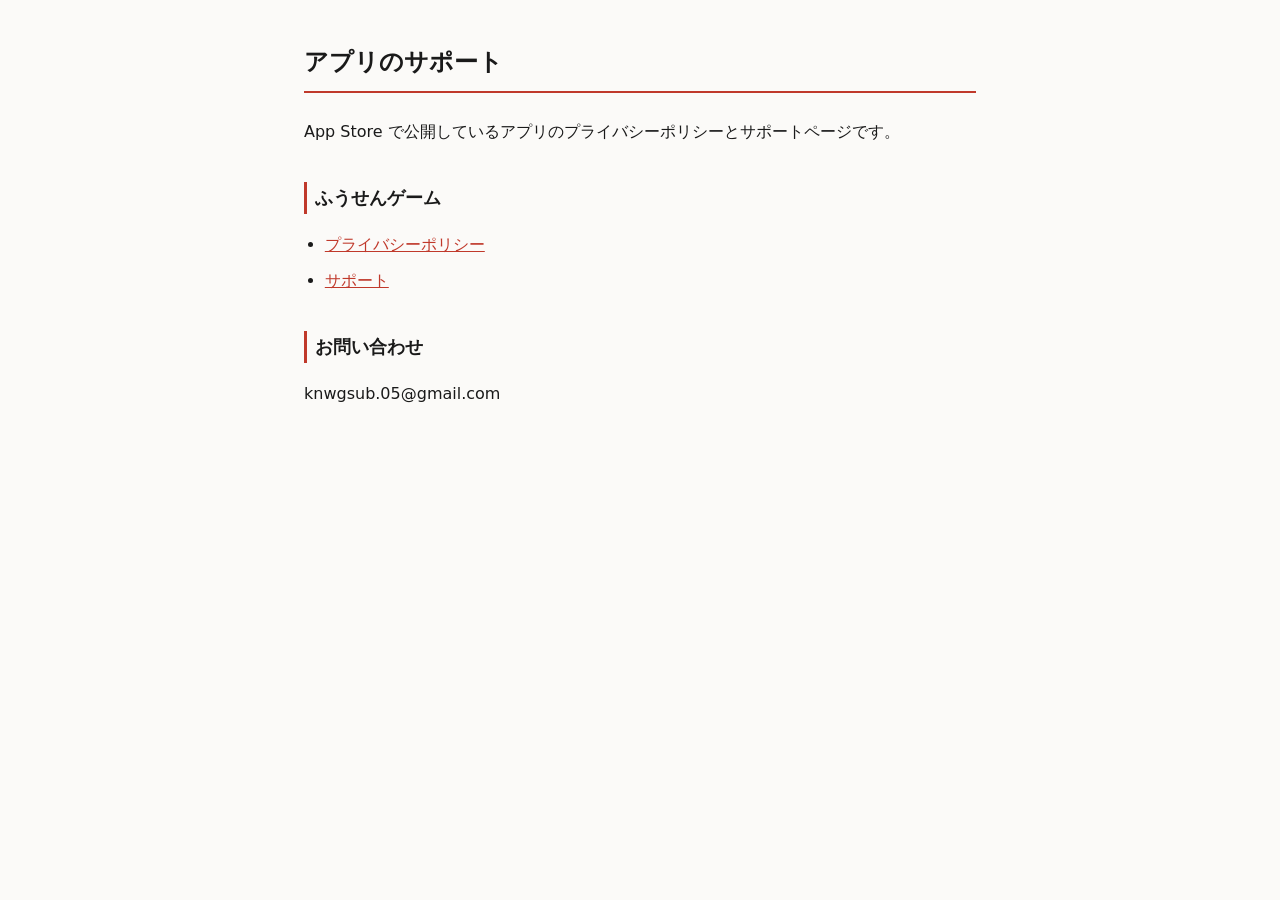
<file: index.html>
<!doctype html>
<html lang="ja">
<head>
<meta charset="utf-8">
<meta name="viewport" content="width=device-width, initial-scale=1">
<title>アプリのサポート</title>
<link rel="stylesheet" href="style.css">
</head>
<body><main>
<h1>アプリのサポート</h1>
<p>App Store で公開しているアプリのプライバシーポリシーとサポートページです。</p>
<h2>ふうせんゲーム</h2>
<ul>
<li><a href="balloonpop/privacy.html">プライバシーポリシー</a></li>
<li><a href="balloonpop/support.html">サポート</a></li>
</ul>
<h2>お問い合わせ</h2>
<p>knwgsub.05@gmail.com</p>
</main></body>
</html>
</file>
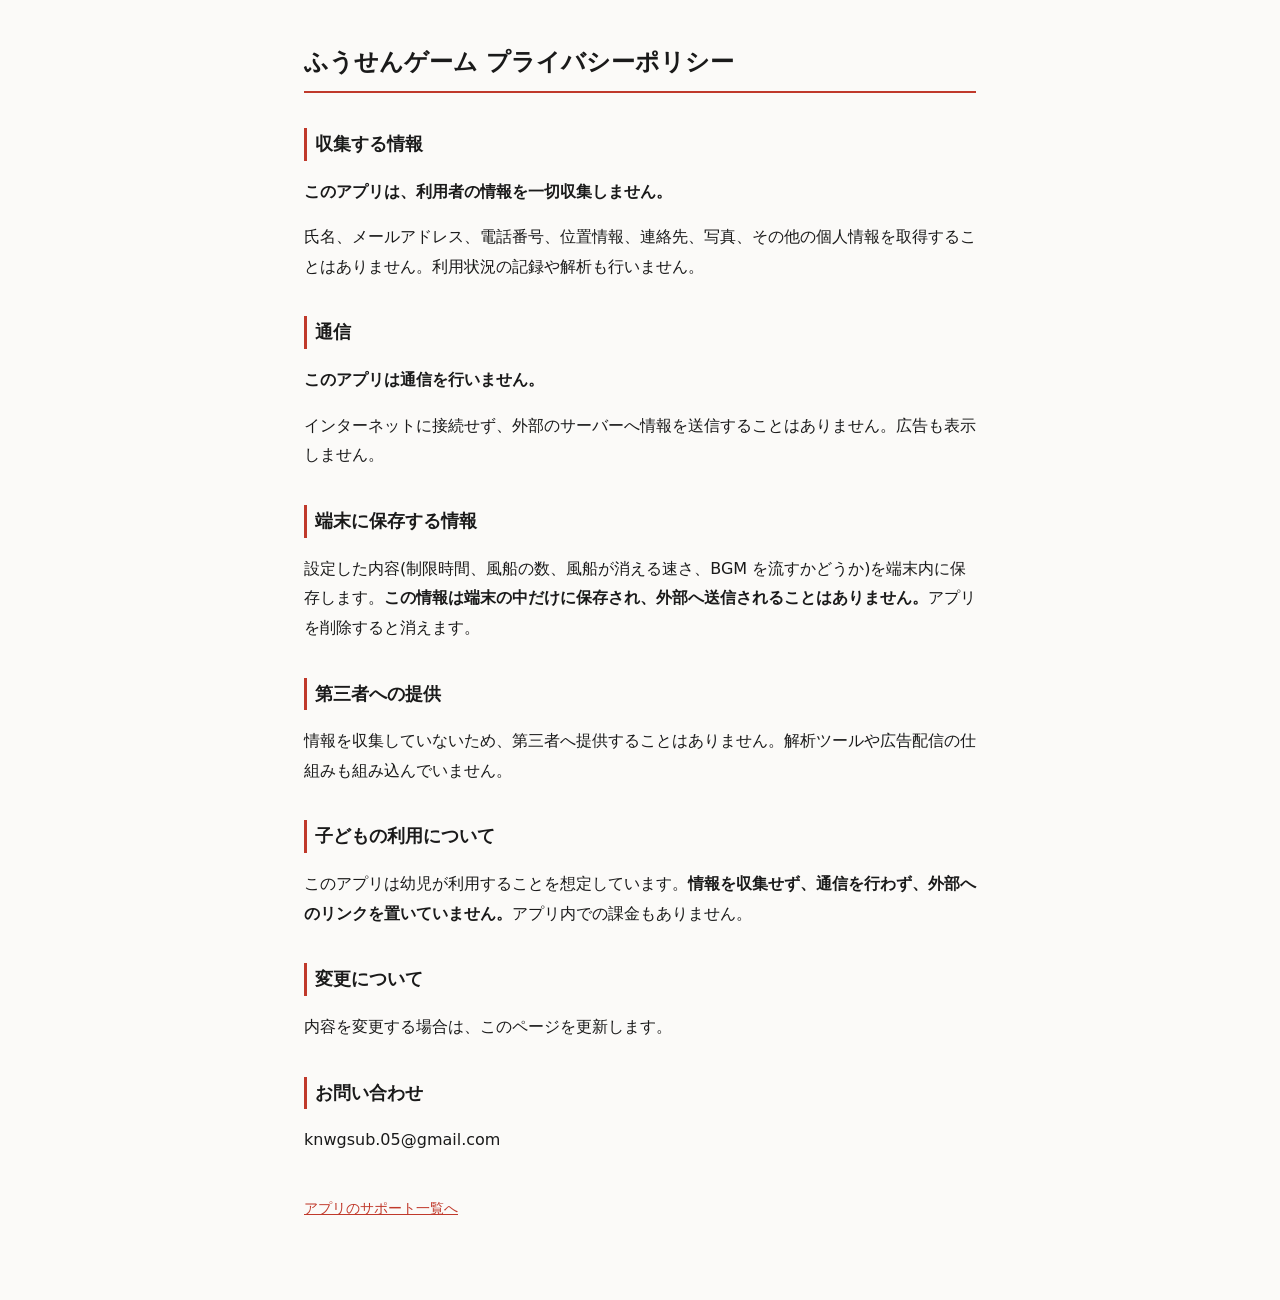
<file: balloonpop/privacy.html>
<!doctype html>
<html lang="ja">
<head>
<meta charset="utf-8">
<meta name="viewport" content="width=device-width, initial-scale=1">
<title>ふうせんゲーム プライバシーポリシー</title>
<link rel="stylesheet" href="../style.css">
</head>
<body><main>
<h1>ふうせんゲーム プライバシーポリシー</h1>

<h2>収集する情報</h2>
<p><strong>このアプリは、利用者の情報を一切収集しません。</strong></p>
<p>氏名、メールアドレス、電話番号、位置情報、連絡先、写真、その他の個人情報を取得することはありません。利用状況の記録や解析も行いません。</p>

<h2>通信</h2>
<p><strong>このアプリは通信を行いません。</strong></p>
<p>インターネットに接続せず、外部のサーバーへ情報を送信することはありません。広告も表示しません。</p>

<h2>端末に保存する情報</h2>
<p>設定した内容(制限時間、風船の数、風船が消える速さ、BGM を流すかどうか)を端末内に保存します。<strong>この情報は端末の中だけに保存され、外部へ送信されることはありません。</strong>アプリを削除すると消えます。</p>

<h2>第三者への提供</h2>
<p>情報を収集していないため、第三者へ提供することはありません。解析ツールや広告配信の仕組みも組み込んでいません。</p>

<h2>子どもの利用について</h2>
<p>このアプリは幼児が利用することを想定しています。<strong>情報を収集せず、通信を行わず、外部へのリンクを置いていません。</strong>アプリ内での課金もありません。</p>

<h2>変更について</h2>
<p>内容を変更する場合は、このページを更新します。</p>

<h2>お問い合わせ</h2>
<p>knwgsub.05@gmail.com</p>

<p class="back"><a href="../">アプリのサポート一覧へ</a></p>
</main></body>
</html>
</file>
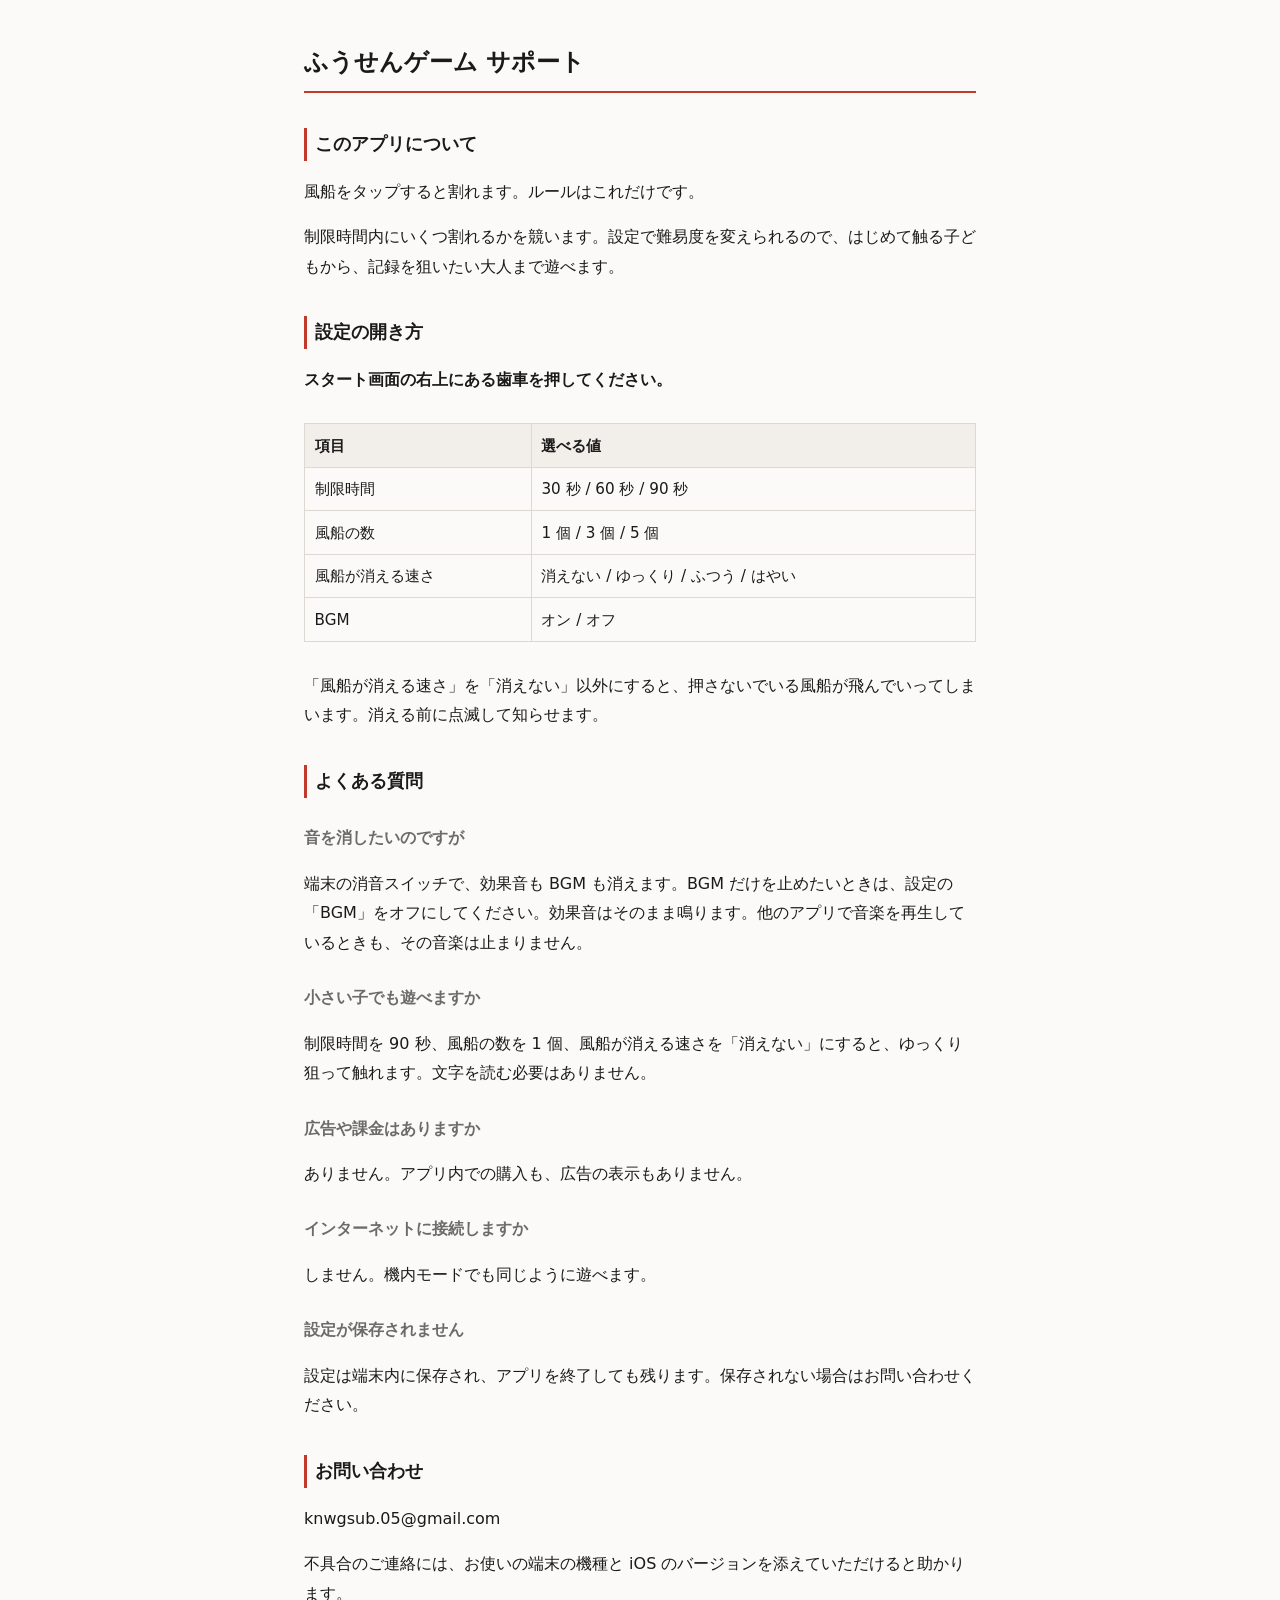
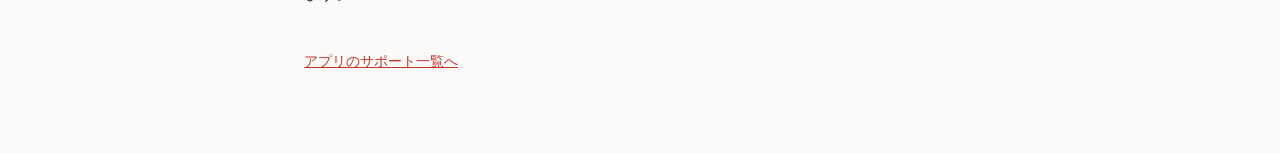
<file: balloonpop/support.html>
<!doctype html>
<html lang="ja">
<head>
<meta charset="utf-8">
<meta name="viewport" content="width=device-width, initial-scale=1">
<title>ふうせんゲーム サポート</title>
<link rel="stylesheet" href="../style.css">
</head>
<body><main>
<h1>ふうせんゲーム サポート</h1>

<h2>このアプリについて</h2>
<p>風船をタップすると割れます。ルールはこれだけです。</p>
<p>制限時間内にいくつ割れるかを競います。設定で難易度を変えられるので、はじめて触る子どもから、記録を狙いたい大人まで遊べます。</p>

<h2>設定の開き方</h2>
<p><strong>スタート画面の右上にある歯車を押してください。</strong></p>
<div class="tablewrap"><table>
<thead><tr><th>項目</th><th>選べる値</th></tr></thead>
<tbody>
<tr><td>制限時間</td><td>30 秒 / 60 秒 / 90 秒</td></tr>
<tr><td>風船の数</td><td>1 個 / 3 個 / 5 個</td></tr>
<tr><td>風船が消える速さ</td><td>消えない / ゆっくり / ふつう / はやい</td></tr>
<tr><td>BGM</td><td>オン / オフ</td></tr>
</tbody>
</table></div>
<p>「風船が消える速さ」を「消えない」以外にすると、押さないでいる風船が飛んでいってしまいます。消える前に点滅して知らせます。</p>

<h2>よくある質問</h2>

<h3>音を消したいのですが</h3>
<p>端末の消音スイッチで、効果音も BGM も消えます。BGM だけを止めたいときは、設定の「BGM」をオフにしてください。効果音はそのまま鳴ります。他のアプリで音楽を再生しているときも、その音楽は止まりません。</p>

<h3>小さい子でも遊べますか</h3>
<p>制限時間を 90 秒、風船の数を 1 個、風船が消える速さを「消えない」にすると、ゆっくり狙って触れます。文字を読む必要はありません。</p>

<h3>広告や課金はありますか</h3>
<p>ありません。アプリ内での購入も、広告の表示もありません。</p>

<h3>インターネットに接続しますか</h3>
<p>しません。機内モードでも同じように遊べます。</p>

<h3>設定が保存されません</h3>
<p>設定は端末内に保存され、アプリを終了しても残ります。保存されない場合はお問い合わせください。</p>

<h2>お問い合わせ</h2>
<p>knwgsub.05@gmail.com</p>
<p>不具合のご連絡には、お使いの端末の機種と iOS のバージョンを添えていただけると助かります。</p>

<p class="back"><a href="../">アプリのサポート一覧へ</a></p>
</main></body>
</html>
</file>
<file: style.css>
:root { color-scheme: light dark; --fg:#1a1a1a; --bg:#fbfaf8; --muted:#6b6b6b; --line:#dcd8d2; --accent:#c0392b; --head:#f2efea; }
@media (prefers-color-scheme: dark) { :root { --fg:#e8e6e3; --bg:#15171a; --muted:#9aa0a6; --line:#31363c; --accent:#e8735f; --head:#1e2227; } }
* { box-sizing:border-box; }
body { margin:0; padding:2.5rem 1.25rem 4rem; background:var(--bg); color:var(--fg);
  font-family:"Hiragino Sans","Noto Sans JP",system-ui,sans-serif; line-height:1.85;
  -webkit-text-size-adjust:100%; }
main { max-width:42rem; margin:0 auto; }
h1 { font-size:1.5rem; border-bottom:2px solid var(--accent); padding-bottom:.4rem; margin:0 0 1.5rem; }
h2 { font-size:1.1rem; margin:2.2rem 0 .5rem; padding-left:.5rem; border-left:3px solid var(--accent); }
h3 { font-size:1rem; margin:1.6rem 0 .3rem; color:var(--muted); }
a { color:var(--accent); }
ul { padding-left:1.3rem; }
li { margin:.4rem 0; }
table { border-collapse:collapse; width:100%; font-size:.95rem; margin:.8rem 0; }
th,td { border:1px solid var(--line); padding:.45rem .6rem; text-align:left; }
th { background:var(--head); white-space:nowrap; }
.tablewrap { overflow-x:auto; }
.back { margin-top:2.5rem; font-size:.9rem; }
</file>
